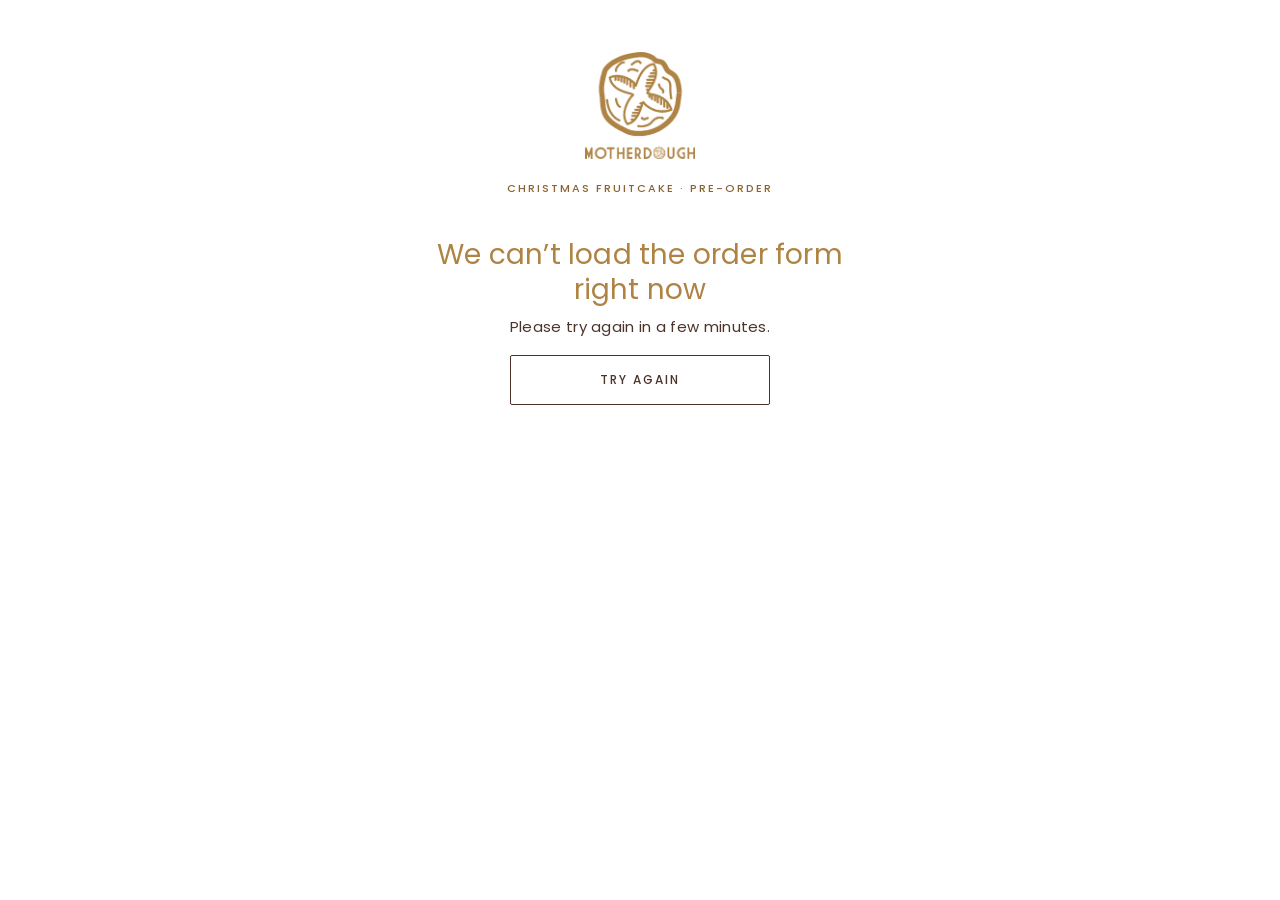
<file: web/index.html>
<!DOCTYPE html>
<html lang="en-ZA">
<head>
  <meta charset="utf-8">
  <meta name="viewport" content="width=device-width, initial-scale=1">
  <title>Christmas Fruitcake Pre-order · Motherdough</title>
  <meta name="description" content="Pre-order your Motherdough Christmas fruitcake and choose a pickup date.">
  <meta name="theme-color" content="#FFFFFF">
  <link rel="preconnect" href="https://fonts.googleapis.com">
  <link rel="preconnect" href="https://fonts.gstatic.com" crossorigin>
  <link href="https://fonts.googleapis.com/css2?family=Josefin+Sans:wght@600&family=Poppins:wght@400;500;600&display=swap" rel="stylesheet">
  <link rel="stylesheet" href="styles.css?v=10">
</head>
<body>
  <a class="skip-link" href="#main">Skip to content</a>

  <p class="demo-banner" id="demo-banner" hidden>Preview only. Dates are test data and orders are not saved.</p>

  <div class="page">
    <header class="masthead">
      <a class="logo" href="https://motherdough.co.za">
        <img src="assets/logo.png?v=1" alt="Motherdough" width="110" height="107">
      </a>
      <p class="kicker">CHRISTMAS FRUITCAKE · PRE-ORDER</p>
      <nav aria-label="Order steps" id="step-nav" hidden>
        <ol class="steps" id="steps"></ol>
      </nav>
    </header>

    <main id="main" tabindex="-1">

      <!-- Loading / error / closed states -->
      <section id="state-loading" class="state" aria-live="polite">
        <p class="muted">Loading the order form…</p>
      </section>

      <section id="state-error" class="state" hidden>
        <h1 class="heading" tabindex="-1">We can’t load the order form right now</h1>
        <p>Please try again in a few minutes<span id="error-contact"></span>.</p>
        <button type="button" class="btn btn-secondary" id="retry">Try again</button>
      </section>

      <section id="state-closed" class="state" hidden>
        <h1 class="heading" tabindex="-1" id="closed-heading">Orders are closed</h1>
        <p id="closed-text">Thank you for your support this season.</p>
        <p><a class="text-link" href="https://motherdough.co.za">Visit motherdough.co.za</a></p>
      </section>

      <!-- Step 1: Cake -->
      <section id="step-1" class="step" hidden aria-labelledby="h-step-1">
        <figure class="hero">
          <!-- Temporary image; replace assets/fruitcake.jpg with the final photo (1170 x 585, 2:1, white background). -->
          <img src="assets/fruitcake.jpg?v=3" alt="Motherdough Rich Dark Fruitcake" width="1170" height="585" fetchpriority="high">
        </figure>

        <h1 class="heading" id="h-step-1" tabindex="-1">Rich Dark Fruitcake</h1>
        <p class="muted" id="intro-text"></p>

        <div class="group qty-row">
          <span class="label" id="qty-label">QUANTITY</span>
          <div class="qty" role="group" aria-labelledby="qty-label">
            <button type="button" class="qty-btn" id="qty-minus" aria-label="One fewer cake">−</button>
            <output id="qty-value" aria-live="polite">1</output>
            <button type="button" class="qty-btn" id="qty-plus" aria-label="One more cake">+</button>
          </div>
        </div>

        <div class="total-row js-price">
          <span class="label">TOTAL</span>
          <span class="total" id="total-1" aria-live="polite"></span>
        </div>

        <button type="button" class="btn btn-primary" id="to-step-2">Choose pickup date</button>
      </section>

      <!-- Step 2: Pickup -->
      <section id="step-2" class="step" hidden aria-labelledby="h-step-2">
        <h1 class="heading" id="h-step-2" tabindex="-1">Choose your pickup</h1>
        <p class="muted" id="pickup-intro"></p>

        <p class="notice" id="date-message" role="alert" hidden></p>

        <fieldset class="group">
          <legend class="label">COLLECT FROM</legend>
          <div class="rows" id="store-options"></div>
          <p class="field-error" id="store-error" hidden>Please choose a store.</p>
        </fieldset>

        <div class="group">
          <span class="label" id="date-label">PICKUP DATE</span>
          <div class="cal">
            <div class="cal-head">
              <button type="button" class="cal-nav" id="cal-prev" aria-label="Previous month">‹</button>
              <h2 class="cal-month" id="cal-month" aria-live="polite"></h2>
              <button type="button" class="cal-nav" id="cal-next" aria-label="Next month">›</button>
            </div>
            <table class="cal-grid" aria-labelledby="cal-month">
              <thead>
                <tr><th scope="col" abbr="Monday">M</th><th scope="col" abbr="Tuesday">T</th><th scope="col" abbr="Wednesday">W</th><th scope="col" abbr="Thursday">T</th><th scope="col" abbr="Friday">F</th><th scope="col" abbr="Saturday">S</th><th scope="col" abbr="Sunday">S</th></tr>
              </thead>
              <tbody id="cal-body"></tbody>
            </table>
            <p class="cal-legend muted"><span class="dot" aria-hidden="true"></span> Few left <span class="legend-full">Full or closed</span></p>
          </div>
          <p class="field-error" id="date-error" hidden>Please choose a pickup date.</p>
        </div>

        <fieldset class="group" id="slot-group">
          <legend class="label">COLLECTION TIME</legend>
          <div class="rows" id="slot-options"></div>
          <p class="field-error" id="slot-error" hidden>Please choose a collection time.</p>
        </fieldset>
        <div class="group" id="slot-single" hidden>
          <span class="label">COLLECTION TIME</span>
          <p class="store" id="slot-single-text"></p>
        </div>

        <button type="button" class="btn btn-primary" id="to-step-3">Continue</button>
      </section>

      <!-- Step 3: Details -->
      <section id="step-3" class="step" hidden aria-labelledby="h-step-3">
        <h1 class="heading" id="h-step-3" tabindex="-1">Your details</h1>

        <div class="notice" id="submit-error" role="alert" hidden></div>

        <form id="details-form" novalidate>
          <div class="field">
            <label for="f-name">Full name</label>
            <input id="f-name" name="name" type="text" autocomplete="name" maxlength="100" required aria-describedby="e-name">
            <p class="field-error" id="e-name" hidden>Please enter your full name.</p>
          </div>

          <div class="field">
            <label for="f-cell">Cell number</label>
            <input id="f-cell" name="cell" type="tel" inputmode="tel" autocomplete="tel" maxlength="20" placeholder="082 123 4567" required aria-describedby="e-cell">
            <p class="field-error" id="e-cell" hidden>Please enter a South African cell number, like 082 123 4567.</p>
          </div>

          <div class="field">
            <label for="f-email">Email</label>
            <input id="f-email" name="email" type="email" inputmode="email" autocomplete="email" maxlength="254" required aria-describedby="h-email e-email">
            <p class="hint" id="h-email">We’ll send your confirmation here.</p>
            <p class="field-error" id="e-email" hidden>Please enter a valid email address.</p>
          </div>

          <div class="field">
            <label for="f-notes">Gift tag or allergy note <span class="optional">(optional)</span></label>
            <textarea id="f-notes" name="notes" rows="3" maxlength="500"></textarea>
          </div>

          <!-- Honeypot: hidden from people, bots fill it in -->
          <div class="hp" aria-hidden="true">
            <label for="f-website">Website</label>
            <input id="f-website" name="website" type="text" tabindex="-1" autocomplete="off">
          </div>

          <div class="summary-block">
            <div class="summary-head">
              <span class="label">YOUR ORDER</span>
              <button type="button" class="text-link" data-goto="1">Change<span class="sr-only"> quantity</span></button>
            </div>
            <dl class="summary" id="summary-cake"></dl>
            <div class="summary-head">
              <span class="label">PICKUP</span>
              <button type="button" class="text-link" data-goto="2">Change<span class="sr-only"> pickup</span></button>
            </div>
            <dl class="summary" id="summary-pickup"></dl>
            <div class="total-row js-price">
              <span class="label">TOTAL</span>
              <span class="total" id="total-3"></span>
            </div>
          </div>

          <div class="field consent">
            <label class="check-row">
              <input type="checkbox" id="f-consent" name="consent" required aria-describedby="e-consent">
              <span>I agree that Motherdough may use my name, cell and email to process this order and contact me about it. My details won’t be used for anything else.</span>
            </label>
            <p class="field-error" id="e-consent" hidden>Please tick the box to continue.</p>
          </div>

          <button type="submit" class="btn btn-primary" id="place-order">Place order</button>
        </form>
      </section>

      <!-- Step 4: Done -->
      <section id="step-4" class="step" hidden aria-labelledby="h-step-4">
        <h1 class="heading" id="h-step-4" tabindex="-1">Thank you</h1>
        <p>Your fruitcake is booked. A confirmation is on its way to <strong id="done-email"></strong>.</p>

        <div class="done-block">
          <span class="label">ORDER NUMBER</span>
          <p class="order-number" id="done-number"></p>
        </div>

        <div class="done-block">
          <span class="label">PICKUP</span>
          <p><strong id="done-date"></strong><br><span id="done-slot"></span></p>
          <p><span id="done-store"></span><span id="done-address-wrap"><br><span class="muted" id="done-address"></span></span></p>
        </div>

        <div class="done-block">
          <span class="label">YOUR ORDER</span>
          <dl class="summary" id="done-summary"></dl>
          <div class="total-row" id="done-total-row">
            <span class="label">TOTAL</span>
            <span class="total" id="done-total"></span>
          </div>
        </div>

        <p>Show your confirmation email or order number at the counter when you collect.</p>

        <div class="actions">
          <button type="button" class="btn btn-secondary" id="add-calendar">Add to calendar</button>
          <a class="btn btn-primary" href="https://motherdough.co.za">Back to motherdough.co.za</a>
        </div>
      </section>
    </main>
  </div>

  <script src="app.js?v=11"></script>
</body>
</html>
</file>
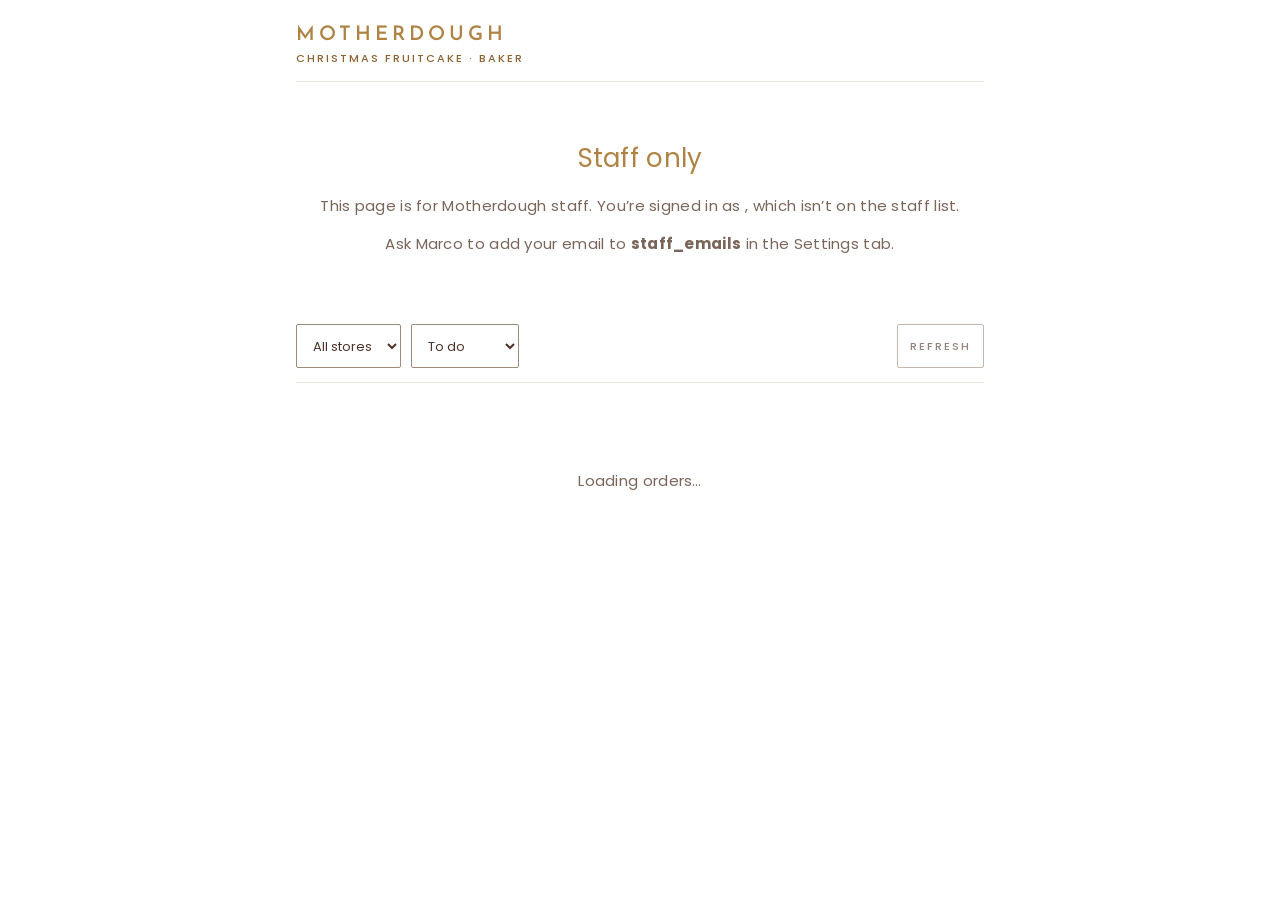
<file: apps-script/baker.html>
<!DOCTYPE html>
<html lang="en-ZA">
<head>
<base target="_top">
<meta charset="utf-8">
<link rel="preconnect" href="https://fonts.googleapis.com">
<link href="https://fonts.googleapis.com/css2?family=Josefin+Sans:wght@600&family=Poppins:wght@400;500;600&display=swap" rel="stylesheet">
<style>
  :root {
    --bg: #FFFFFF; --text: #4C3329; --caramel: #AE8344; --caramel-dark: #8A6331;
    --muted: #7A655A; --rule: #EFE7DC; --control: #9E8A78; --disabled: #A8978B;
    --tint: #FBF7F1; --error: #A2331F;
    --focus: 0 0 0 2px #fff, 0 0 0 4px #4C3329;
  }
  * { box-sizing: border-box; }
  body {
    margin: 0; background: var(--bg); color: var(--text);
    font-family: 'Poppins', 'Helvetica Neue', Arial, sans-serif;
    font-size: 15px; line-height: 1.5; letter-spacing: 0.3px;
  }
  [hidden] { display: none !important; }
  :focus { outline: none; }
  :focus-visible { box-shadow: var(--focus); }
  .page { max-width: 720px; margin: 0 auto; padding: 20px 16px 60px; }

  header { border-bottom: 1px solid var(--rule); padding-bottom: 14px; }
  .brand { display: flex; justify-content: space-between; align-items: baseline; gap: 12px; flex-wrap: wrap; }
  .logo { font-family: 'Josefin Sans', Arial, sans-serif; font-weight: 600; font-size: 20px; letter-spacing: 4px; color: var(--caramel); }
  .kicker { font-size: 11px; letter-spacing: 2px; color: var(--caramel-dark); font-weight: 500; }
  .who { font-size: 12px; color: var(--muted); }

  .toolbar { display: flex; gap: 10px; flex-wrap: wrap; align-items: center; padding: 14px 0; border-bottom: 1px solid var(--rule); }
  select, .btn {
    font: inherit; font-size: 13px; color: var(--text); background: var(--bg);
    border: 1px solid var(--control); border-radius: 2px; min-height: 44px; padding: 8px 12px;
  }
  .btn { cursor: pointer; text-transform: uppercase; letter-spacing: 2px; font-size: 11px; font-weight: 500; }
  .btn-primary { background: var(--text); border-color: var(--text); color: #fff; }
  .btn[disabled] { opacity: .6; cursor: progress; }
  .spacer { flex: 1; }
  .updated { font-size: 12px; color: var(--muted); }

  .summary { padding: 14px 0 4px; font-size: 14px; color: var(--muted); }
  .summary strong { color: var(--text); }

  .day { padding-top: 22px; }
  .day h2 {
    font-size: 22px; font-weight: 400; color: var(--caramel); margin: 0;
    display: flex; justify-content: space-between; align-items: baseline; gap: 8px;
    border-bottom: 1px solid var(--rule); padding-bottom: 8px;
  }
  .day h2 small { font-size: 13px; color: var(--muted); }
  .past h2 { color: var(--muted); }

  .order { padding: 14px 0 14px 14px; border-bottom: 1px solid var(--rule); border-left: 3px solid transparent; }
  .order.is-new { border-left-color: var(--caramel); background: var(--tint); }
  .order.is-done { opacity: .6; }
  .row1 { display: flex; justify-content: space-between; gap: 10px; align-items: baseline; flex-wrap: wrap; }
  .what { font-weight: 600; font-size: 16px; }
  .num { font-size: 12px; color: var(--muted); letter-spacing: 1px; }
  .stage { font-size: 11px; letter-spacing: 2px; text-transform: uppercase; color: var(--caramel-dark); font-weight: 600; }
  .is-new .stage { color: var(--caramel); }
  .row2 { color: var(--muted); font-size: 14px; margin-top: 2px; }
  .row2 a { color: var(--text); }
  .note { margin: 8px 0 0; padding: 6px 10px; border-left: 2px solid var(--caramel); font-size: 14px; }
  .note b { font-size: 11px; letter-spacing: 2px; color: var(--caramel-dark); font-weight: 600; margin-right: 6px; }
  .actions { display: flex; gap: 8px; margin-top: 10px; flex-wrap: wrap; }
  .actions .btn-primary { flex: 1 1 200px; }
  .actions select { flex: 0 1 200px; }
  .stamp { font-size: 11px; color: var(--muted); margin-top: 6px; }

  .msg { padding: 40px 0; text-align: center; color: var(--muted); }
  .msg h1 { font-size: 26px; font-weight: 400; color: var(--caramel); }
  .error { color: var(--error); padding: 10px 0; }
</style>
</head>
<body>
<div class="page">
  <header>
    <div class="brand">
      <span class="logo">MOTHERDOUGH</span>
      <span class="who"><?= email ?></span>
    </div>
    <div class="kicker">CHRISTMAS FRUITCAKE · BAKER</div>
  </header>

<? if (!allowed) { ?>
  <div class="msg">
    <h1>Staff only</h1>
    <p>This page is for Motherdough staff.<? if (email) { ?> You’re signed in as <?= email ?>, which isn’t on the staff list.<? } ?></p>
    <p>Ask Marco to add your email to <b>staff_emails</b> in the Settings tab.</p>
  </div>
<? } else { ?>
  <div class="toolbar">
    <select id="store" aria-label="Store"><option value="">All stores</option></select>
    <select id="view" aria-label="Show">
      <option value="todo">To do</option>
      <option value="all">All orders</option>
    </select>
    <span class="spacer"></span>
    <span class="updated" id="updated" aria-live="polite"></span>
    <button class="btn" id="refresh" type="button">Refresh</button>
  </div>
  <p class="error" id="error" role="alert" hidden></p>
  <p class="summary" id="summary"></p>
  <div id="list"><p class="msg">Loading orders…</p></div>

<script>
(function () {
  'use strict';
  var data = null;
  var DAYS = ['Sun', 'Mon', 'Tue', 'Wed', 'Thu', 'Fri', 'Sat'];
  var MONTHS = ['Jan', 'Feb', 'Mar', 'Apr', 'May', 'Jun', 'Jul', 'Aug', 'Sep', 'Oct', 'Nov', 'Dec'];
  function $(id) { return document.getElementById(id); }
  function el(tag, cls, text) {
    var n = document.createElement(tag);
    if (cls) n.className = cls;
    if (text != null) n.textContent = text;
    return n;
  }
  function dayLabel(iso, today) {
    if (!iso) return 'No date';
    var p = iso.split('-').map(Number);
    var d = new Date(Date.UTC(p[0], p[1] - 1, p[2]));
    var label = DAYS[d.getUTCDay()] + ' ' + p[2] + ' ' + MONTHS[p[1] - 1];
    var t = today.split('-').map(Number);
    var diff = Math.round((d - Date.UTC(t[0], t[1] - 1, t[2])) / 864e5);
    if (diff === 0) return 'Today · ' + label;
    if (diff === 1) return 'Tomorrow · ' + label;
    return label;
  }
  function isDone(o) { return o.status === data.stages[data.stages.length - 1] || o.status === data.cancelled; }

  function load() {
    $('refresh').disabled = true;
    google.script.run
      .withSuccessHandler(function (res) {
        $('refresh').disabled = false;
        if (!res || !res.ok) return showError((res && res.error) || 'Could not load orders.');
        $('error').hidden = true;
        data = res;
        fillStores();
        render();
        var now = new Date();
        $('updated').textContent = 'Updated ' + now.toTimeString().slice(0, 5);
      })
      .withFailureHandler(function () {
        $('refresh').disabled = false;
        showError('Could not load orders. Check your connection and tap Refresh.');
      })
      .bakerGetOrders();
  }

  function showError(msg) { $('error').textContent = msg; $('error').hidden = false; }

  function fillStores() {
    var sel = $('store'), current = sel.value;
    var stores = [];
    data.orders.forEach(function (o) { if (o.store && stores.indexOf(o.store) === -1) stores.push(o.store); });
    stores.sort();
    sel.length = 1;
    stores.forEach(function (s) { var opt = el('option', null, s); opt.value = s; sel.appendChild(opt); });
    sel.value = stores.indexOf(current) !== -1 ? current : '';
  }

  function render() {
    var store = $('store').value, view = $('view').value;
    var list = data.orders.filter(function (o) {
      if (store && o.store !== store) return false;
      if (view === 'todo') return !isDone(o) && !o.past;
      return true;
    });
    list.sort(function (a, b) {
      return (a.pickup_date || '').localeCompare(b.pickup_date || '') || a.order_number.localeCompare(b.order_number);
    });

    var cakes = 0, fresh = 0;
    list.forEach(function (o) {
      if (o.status !== data.cancelled) cakes += o.quantity;
      if (o.status === data.stages[0]) fresh++;
    });
    $('summary').innerHTML = '';
    var s1 = el('strong', null, cakes + (cakes === 1 ? ' cake' : ' cakes'));
    $('summary').appendChild(s1);
    $('summary').appendChild(document.createTextNode(' in ' + list.length + (list.length === 1 ? ' order' : ' orders')));
    if (fresh) {
      $('summary').appendChild(document.createTextNode(' · '));
      $('summary').appendChild(el('strong', null, fresh + ' new'));
    }

    var box = $('list');
    box.textContent = '';
    if (!list.length) { box.appendChild(el('p', 'msg', view === 'todo' ? 'Nothing to do. All caught up.' : 'No orders yet.')); return; }

    var groups = {};
    list.forEach(function (o) { (groups[o.pickup_date] = groups[o.pickup_date] || []).push(o); });
    Object.keys(groups).sort().forEach(function (date) {
      var orders = groups[date];
      var sec = el('section', 'day' + (date < data.today ? ' past' : ''));
      var h = el('h2', null, dayLabel(date, data.today));
      var n = orders.reduce(function (sum, o) { return sum + (o.status === data.cancelled ? 0 : o.quantity); }, 0);
      h.appendChild(el('small', null, n + (n === 1 ? ' cake' : ' cakes')));
      sec.appendChild(h);
      orders.forEach(function (o) { sec.appendChild(renderOrder(o)); });
      box.appendChild(sec);
    });
  }

  function renderOrder(o) {
    var stages = data.stages;
    var idx = stages.indexOf(o.status);
    var wrap = el('article', 'order' + (idx === 0 ? ' is-new' : '') + (isDone(o) ? ' is-done' : ''));

    var r1 = el('div', 'row1');
    var what = el('span', 'what', o.quantity + ' × ' + o.product);
    r1.appendChild(what);
    r1.appendChild(el('span', 'stage', o.status));
    wrap.appendChild(r1);

    var r2 = el('div', 'row2');
    r2.appendChild(document.createTextNode(o.order_number + ' · ' + o.name + ' · '));
    var tel = el('a', null, o.cell); tel.href = 'tel:' + o.cell;
    r2.appendChild(tel);
    r2.appendChild(document.createTextNode(' · ' + o.store));
    wrap.appendChild(r2);

    if (o.notes) {
      var note = el('p', 'note');
      note.appendChild(el('b', null, 'NOTE'));
      note.appendChild(document.createTextNode(o.notes));
      wrap.appendChild(note);
    }

    var actions = el('div', 'actions');
    if (idx !== -1 && idx < stages.length - 1) {
      var next = stages[idx + 1];
      var b = el('button', 'btn btn-primary', 'Mark ' + next);
      b.type = 'button';
      b.addEventListener('click', function () { setStatus(o, next, b); });
      actions.appendChild(b);
    }
    var sel = el('select');
    sel.setAttribute('aria-label', 'Change stage for ' + o.order_number);
    stages.concat([data.cancelled]).forEach(function (s) {
      var opt = el('option', null, s); opt.value = s; if (s === o.status) opt.selected = true; sel.appendChild(opt);
    });
    sel.addEventListener('change', function () {
      if (sel.value === data.cancelled && !confirm('Cancel order ' + o.order_number + '? Its cake slot becomes free again.')) {
        sel.value = o.status; return;
      }
      setStatus(o, sel.value, sel);
    });
    actions.appendChild(sel);
    wrap.appendChild(actions);

    if (o.status_updated) wrap.appendChild(el('div', 'stamp', 'Last change: ' + o.status_updated));
    return wrap;
  }

  function setStatus(o, status, control) {
    control.disabled = true;
    google.script.run
      .withSuccessHandler(function (res) {
        if (!res || !res.ok) { control.disabled = false; return showError((res && res.error) || 'Could not save.'); }
        o.status = res.status;
        o.status_updated = res.status_updated;
        render();
      })
      .withFailureHandler(function () {
        control.disabled = false;
        showError('Could not save. Check your connection and try again.');
      })
      .bakerSetStatus(o.order_number, status);
  }

  $('store').addEventListener('change', render);
  $('view').addEventListener('change', render);
  $('refresh').addEventListener('click', load);
  // New orders show up on their own every minute.
  setInterval(function () { if (!document.hidden) load(); }, 60000);
  load();
})();
</script>
<? } ?>
</div>
</body>
</html>
</file>
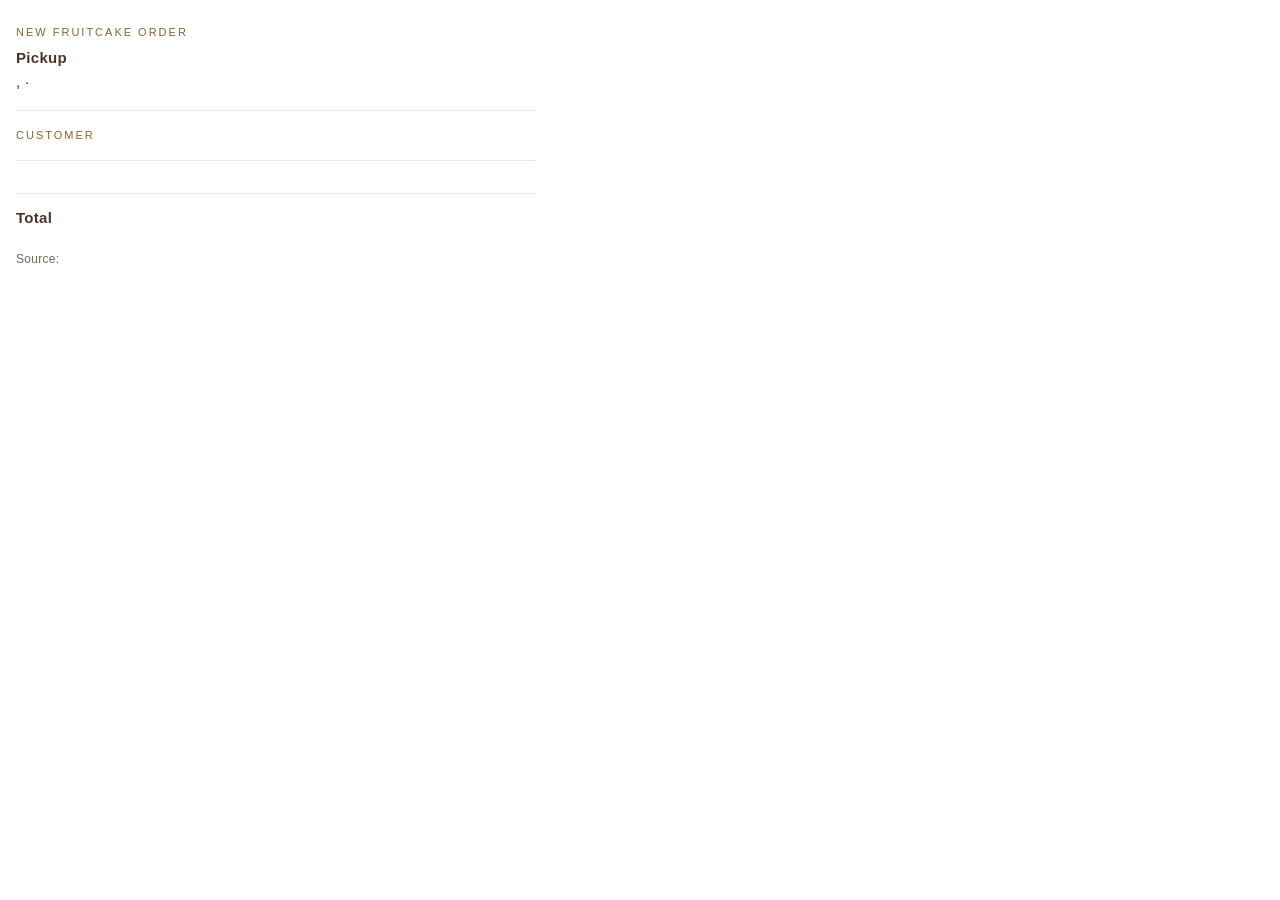
<file: apps-script/email_baker.html>
<!DOCTYPE html>
<html>
<head><meta charset="utf-8"><meta name="viewport" content="width=device-width, initial-scale=1"></head>
<body style="margin:0;padding:0;background:#FFFFFF;color:#4C3329;font-family:Poppins,Helvetica,Arial,sans-serif;font-size:15px;line-height:1.6;letter-spacing:0.3px;">
<table role="presentation" width="100%" cellpadding="0" cellspacing="0">
<tr><td style="padding:24px 16px;">
<table role="presentation" width="100%" cellpadding="0" cellspacing="0" style="max-width:520px;">

  <tr><td style="padding-bottom:16px;border-bottom:1px solid #EFE7DC;">
    <div style="font-size:11px;letter-spacing:2px;color:#8A6331;">NEW FRUITCAKE ORDER</div>
    <div style="font-size:28px;line-height:1.25;color:#AE8344;"><?= d.order_number ?></div>
    <div style="font-weight:600;padding-top:4px;">Pickup <?= d.pickup_long ?></div>
    <div><?= d.slot_label ?>, <?= d.slot_time ?> · <?= d.store_name ?></div>
  </td></tr>

  <tr><td style="padding:16px 0;border-bottom:1px solid #EFE7DC;">
    <div style="font-size:11px;letter-spacing:2px;color:#8A6331;">CUSTOMER</div>
    <div style="font-weight:500;"><?= d.name ?></div>
    <div><?= d.cell ?></div>
    <div><?= d.email ?></div>
  </td></tr>

  <tr><td style="padding:16px 0 0;">
    <table role="presentation" width="100%" cellpadding="0" cellspacing="0">
      <? for (var i = 0; i < d.lines.length; i++) { ?>
      <tr>
        <td style="padding:8px 0;border-bottom:1px solid #EFE7DC;color:#7A655A;vertical-align:top;width:40%;"><?= d.lines[i].label ?></td>
        <td style="padding:8px 0;border-bottom:1px solid #EFE7DC;vertical-align:top;font-weight:500;"><?= d.lines[i].value ?></td>
      </tr>
      <? } ?>
      <? if (d.total) { ?>
      <tr>
        <td style="padding:12px 0;font-weight:600;">Total</td>
        <td style="padding:12px 0;font-weight:600;"><?= d.total ?></td>
      </tr>
      <? } ?>
    </table>
  </td></tr>

  <? if (d.source) { ?>
  <tr><td style="padding-top:8px;font-size:12px;color:#7A655A;">Source: <?= d.source ?></td></tr>
  <? } ?>

</table>
</td></tr>
</table>
</body>
</html>
</file>
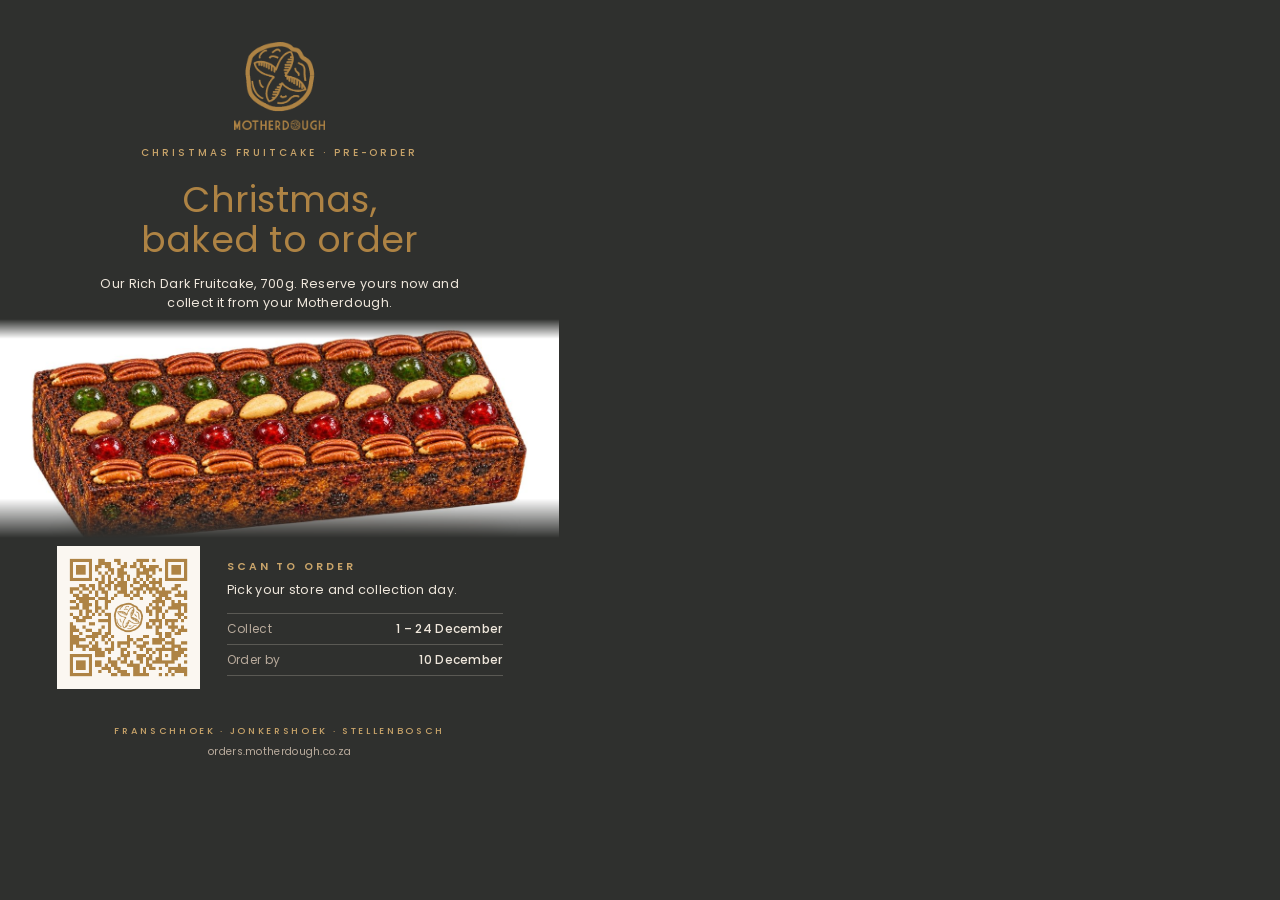
<file: design/table-talker/a5.html>
<!DOCTYPE html><html><head><meta charset="utf-8">
<link href="https://fonts.googleapis.com/css2?family=Poppins:wght@400;500;600&display=swap" rel="stylesheet">
<link rel="stylesheet" href="style.css"></head><body><div class="face">
  <img class="logo" src="../../web/assets/logo.png" alt="">
  <div class="kicker">CHRISTMAS FRUITCAKE · PRE-ORDER</div>
  <h1>Christmas,<br>baked to order</h1>
  <p class="lede">Our Rich Dark Fruitcake, 700g. Reserve yours now and collect it from your Motherdough.</p>
  <img class="photo" src="../../web/assets/fruitcake.jpg" alt="">
  <div class="order">
    <img class="qr" src="qr-gold.png" alt="">
    <div class="info">
      <div class="label">SCAN TO ORDER</div>
      <p class="how">Pick your store and collection day.</p>
      <dl>
        <div><dt>Collect</dt><dd>1 – 24 December</dd></div>
        <div><dt>Order by</dt><dd>10 December</dd></div>
      </dl>
    </div>
  </div>
  <div class="stores">FRANSCHHOEK · JONKERSHOEK · STELLENBOSCH</div>
  <div class="url">orders.motherdough.co.za</div>
</div>
</body></html>
</file>
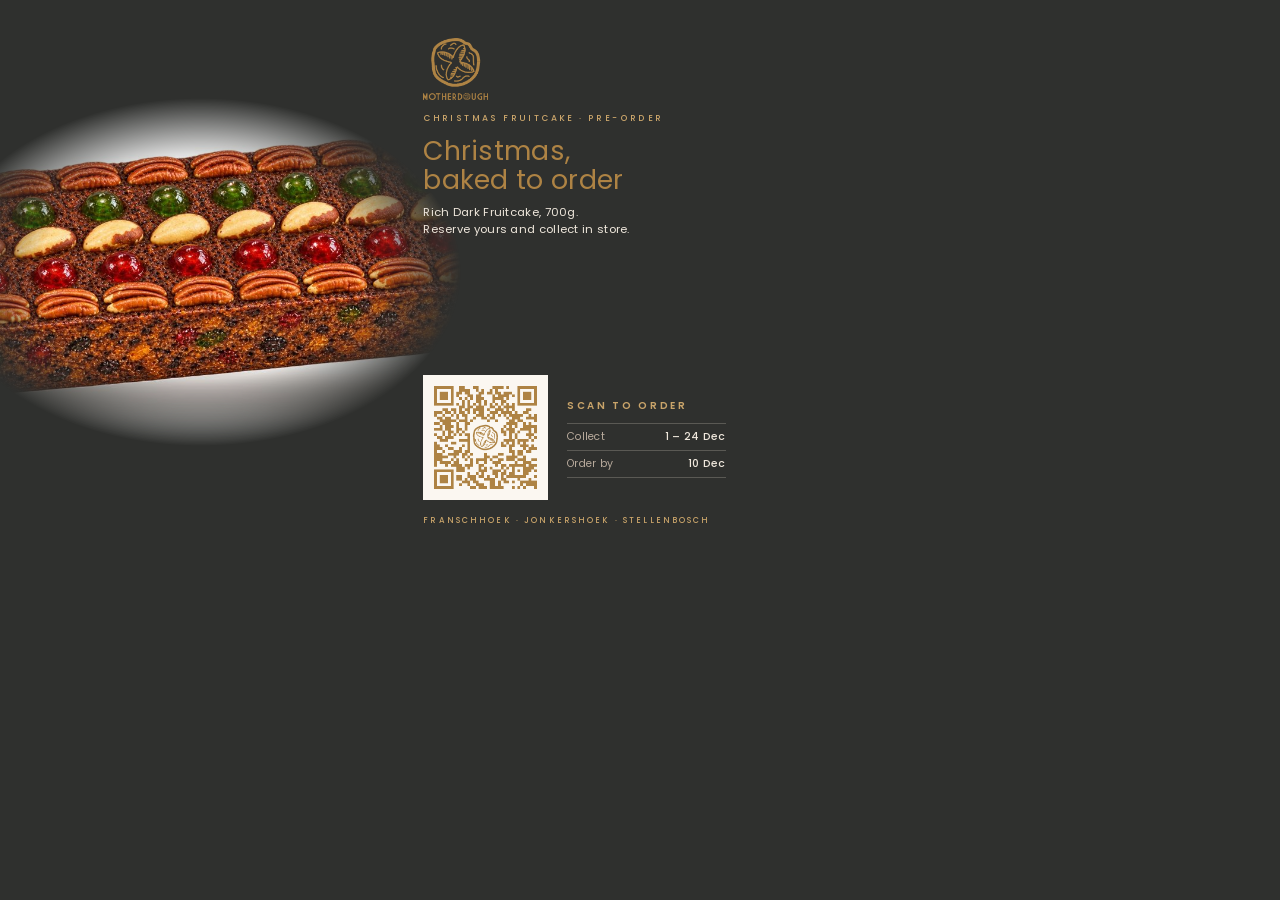
<file: design/table-talker/tent-one.html>
<!DOCTYPE html><html><head><meta charset="utf-8">
<link href="https://fonts.googleapis.com/css2?family=Poppins:wght@400;500;600&display=swap" rel="stylesheet">
<link rel="stylesheet" href="tent2.css"></head><body><div class="tf">
  <img class="tf-photo" src="../../web/assets/fruitcake.jpg" alt="">
  <div class="tf-text">
    <img class="tf-logo" src="../../web/assets/logo.png" alt="">
    <div class="tf-kicker">CHRISTMAS FRUITCAKE · PRE-ORDER</div>
    <h1>Christmas,<br>baked to order</h1>
    <p class="tf-lede">Rich Dark Fruitcake, 700g.<br>Reserve yours and collect in store.</p>
    <div class="tf-order">
      <img class="tf-qr" src="qr-gold.png" alt="">
      <div>
        <div class="tf-label">SCAN TO ORDER</div>
        <dl>
          <div><dt>Collect</dt><dd>1 – 24 Dec</dd></div>
          <div><dt>Order by</dt><dd>10 Dec</dd></div>
        </dl>
      </div>
    </div>
    <div class="tf-stores">FRANSCHHOEK · JONKERSHOEK · STELLENBOSCH</div>
  </div>
</div>
</body></html>
</file>
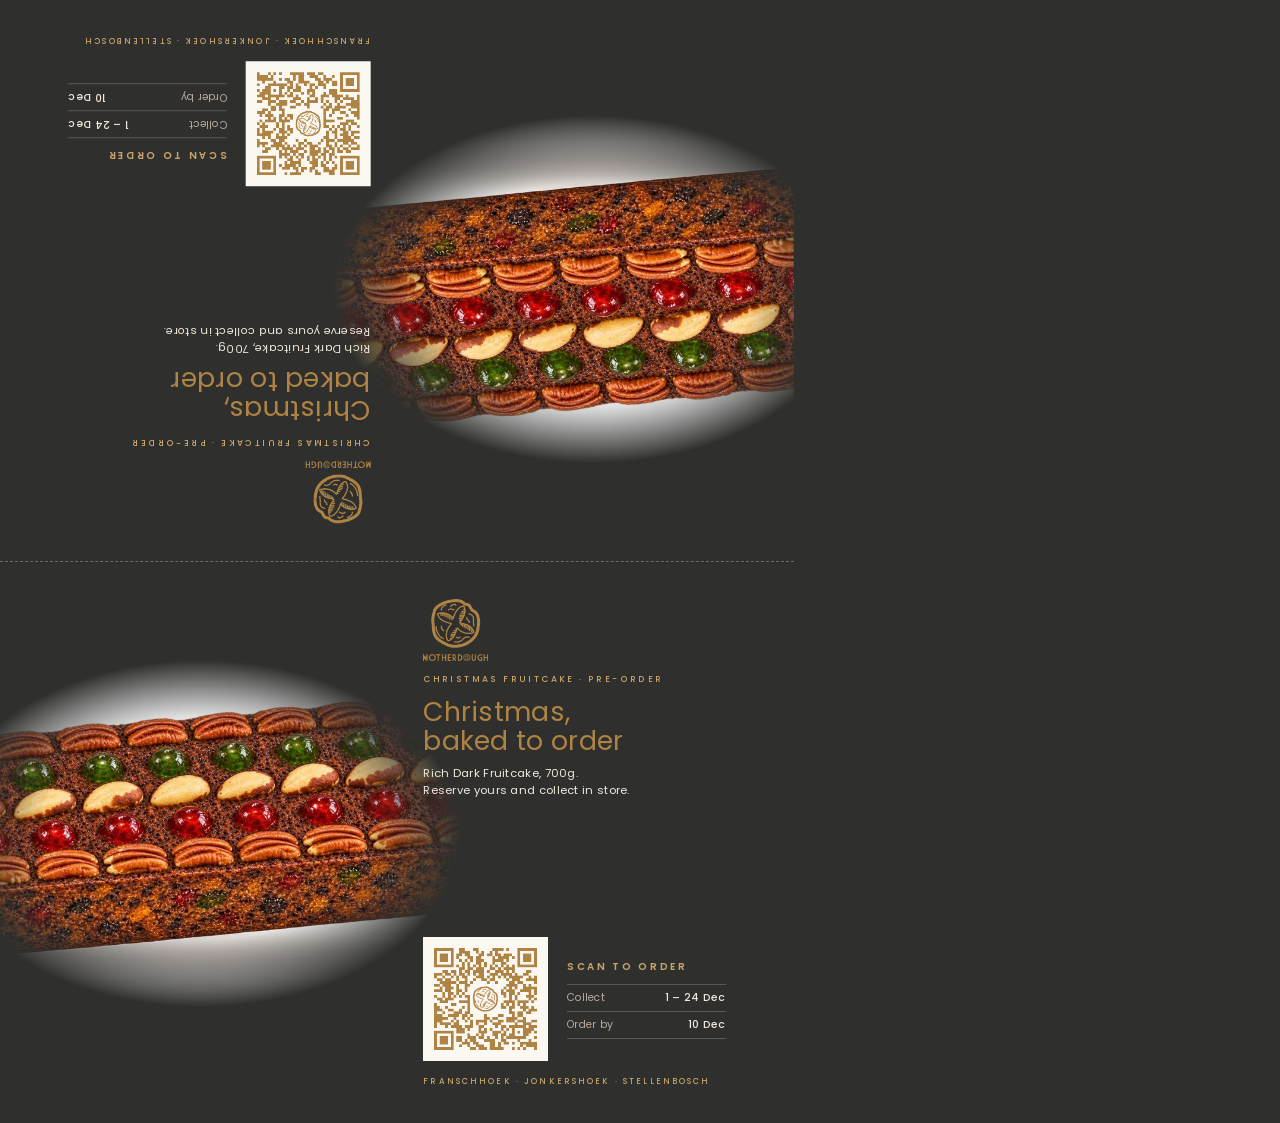
<file: design/table-talker/tent.html>
<!DOCTYPE html><html><head><meta charset="utf-8">
<link href="https://fonts.googleapis.com/css2?family=Poppins:wght@400;500;600&display=swap" rel="stylesheet">
<link rel="stylesheet" href="tent2.css"></head><body><div class="sheet"><div class="half top"><div class="tf">
  <img class="tf-photo" src="../../web/assets/fruitcake.jpg" alt="">
  <div class="tf-text">
    <img class="tf-logo" src="../../web/assets/logo.png" alt="">
    <div class="tf-kicker">CHRISTMAS FRUITCAKE · PRE-ORDER</div>
    <h1>Christmas,<br>baked to order</h1>
    <p class="tf-lede">Rich Dark Fruitcake, 700g.<br>Reserve yours and collect in store.</p>
    <div class="tf-order">
      <img class="tf-qr" src="qr-gold.png" alt="">
      <div>
        <div class="tf-label">SCAN TO ORDER</div>
        <dl>
          <div><dt>Collect</dt><dd>1 – 24 Dec</dd></div>
          <div><dt>Order by</dt><dd>10 Dec</dd></div>
        </dl>
      </div>
    </div>
    <div class="tf-stores">FRANSCHHOEK · JONKERSHOEK · STELLENBOSCH</div>
  </div>
</div>
</div><div class="half bottom"><div class="tf">
  <img class="tf-photo" src="../../web/assets/fruitcake.jpg" alt="">
  <div class="tf-text">
    <img class="tf-logo" src="../../web/assets/logo.png" alt="">
    <div class="tf-kicker">CHRISTMAS FRUITCAKE · PRE-ORDER</div>
    <h1>Christmas,<br>baked to order</h1>
    <p class="tf-lede">Rich Dark Fruitcake, 700g.<br>Reserve yours and collect in store.</p>
    <div class="tf-order">
      <img class="tf-qr" src="qr-gold.png" alt="">
      <div>
        <div class="tf-label">SCAN TO ORDER</div>
        <dl>
          <div><dt>Collect</dt><dd>1 – 24 Dec</dd></div>
          <div><dt>Order by</dt><dd>10 Dec</dd></div>
        </dl>
      </div>
    </div>
    <div class="tf-stores">FRANSCHHOEK · JONKERSHOEK · STELLENBOSCH</div>
  </div>
</div>
</div><div class="fold"></div></div></body></html>
</file>
<file: web/styles.css>
/* Motherdough fruitcake pre-order. Editorial and calm: no pills, shadows, gradients. */

:root {
  --bg: #FFFFFF;
  --text: #4C3329;
  --caramel: #AE8344;
  --caramel-dark: #8A6331;
  --muted: #7A655A;
  --rule: #EFE7DC;
  --control: #9E8A78;
  --disabled: #A8978B;
  --error: #A2331F;
  --font: 'Poppins', 'Helvetica Neue', Arial, sans-serif;
  --logo-font: 'Josefin Sans', 'Helvetica Neue', Arial, sans-serif;
  --radius: 2px;
  --focus: 0 0 0 2px var(--bg), 0 0 0 4px var(--text);
}

*, *::before, *::after { box-sizing: border-box; }

html { -webkit-text-size-adjust: 100%; }

body {
  margin: 0;
  background: var(--bg);
  color: var(--text);
  font-family: var(--font);
  font-weight: 400;
  font-size: 15px;
  line-height: 1.6;
  letter-spacing: 0.3px;
  -webkit-font-smoothing: antialiased;
}

[hidden] { display: none !important; }

.page {
  max-width: 480px;
  margin: 0 auto;
  padding: 0 20px 56px;
}

a { color: var(--text); }

:focus { outline: none; }
:focus-visible { outline: none; box-shadow: var(--focus); }
main:focus { box-shadow: none; }
.heading:focus { box-shadow: none; }

.sr-only, .hp {
  position: absolute !important;
  width: 1px; height: 1px;
  padding: 0; margin: -1px;
  overflow: hidden; clip: rect(0 0 0 0);
  white-space: nowrap; border: 0;
}

.skip-link {
  position: absolute; left: 8px; top: -60px;
  background: var(--text); color: #fff;
  padding: 10px 14px; z-index: 10;
  text-decoration: none; font-size: 13px;
}
.skip-link:focus { top: 8px; }

/* ---------- Preview banner ---------- */

.demo-banner {
  margin: 0;
  padding: 10px 16px;
  background: var(--text);
  color: #fff;
  font-size: 12px;
  letter-spacing: 0.5px;
  text-align: center;
}

/* ---------- Masthead ---------- */

.masthead {
  text-align: center;
  padding: 28px 0 0;
}

.logo {
  display: inline-flex;
  flex-direction: column;
  align-items: center;
  text-decoration: none;
  min-height: 44px;
  justify-content: center;
}
.logo img { display: block; width: 110px; height: auto; }
.logo-word {
  font-family: var(--logo-font);
  font-weight: 600;
  font-size: 24px;
  letter-spacing: 5px;
  color: var(--caramel);
  line-height: 1.1;
  padding-left: 5px; /* balance trailing letter-spacing */
}
.logo-year {
  font-size: 11px;
  letter-spacing: 3px;
  color: var(--caramel-dark);
  padding-left: 3px;
}

.kicker {
  margin: 14px 0 0;
  font-size: 11px;
  letter-spacing: 2px;
  color: var(--caramel-dark);
  font-weight: 500;
}

.steps {
  list-style: none;
  margin: 14px 0 0;
  padding: 0 0 2px;
  display: flex;
  justify-content: center;
  flex-wrap: wrap;
  font-size: 11px;
  letter-spacing: 1.5px;
  color: var(--muted);
  border-bottom: 1px solid var(--rule);
}
.steps li { display: flex; align-items: center; }
.steps li + li::before {
  content: "·";
  padding: 0 6px;
  color: var(--muted);
}
.step-item {
  display: inline-flex;
  align-items: center;
  min-height: 44px;
  padding: 0 2px;
  border-bottom: 2px solid transparent;
  margin-bottom: -1px;
}
.step-item[aria-current="step"] {
  color: var(--text);
  font-weight: 600;
  border-bottom-color: var(--caramel);
}
.step-link {
  font: inherit;
  letter-spacing: inherit;
  color: var(--text);
  background: none;
  border: 0;
  border-bottom: 2px solid transparent;
  cursor: pointer;
  text-decoration: underline;
  text-decoration-color: var(--control);
  text-underline-offset: 3px;
}

/* ---------- Type ---------- */

.heading {
  font-size: 28px;
  font-weight: 400;
  line-height: 1.25;
  color: var(--caramel);
  margin: 28px 0 8px;
  letter-spacing: 0.2px;
}

.label {
  display: block;
  font-size: 11px;
  font-weight: 500;
  letter-spacing: 2px;
  color: var(--caramel-dark);
  text-transform: uppercase;
  padding: 0;
  margin: 0 0 10px;
}

.muted { color: var(--muted); }
.small { font-size: 13px; }
p { margin: 0 0 12px; }

.text-link {
  font: inherit;
  font-size: 13px;
  letter-spacing: 0.3px;
  color: var(--text);
  background: none;
  border: 0;
  padding: 0;
  min-height: 44px;
  min-width: 44px;
  cursor: pointer;
  text-decoration: underline;
  text-underline-offset: 3px;
  text-decoration-color: var(--control);
}

/* ---------- Layout blocks ---------- */

.state { padding: 32px 0; text-align: center; }
.state .heading { margin-top: 8px; }

.hero { margin: 24px -20px 0; }
.hero img { display: block; width: 100%; height: auto; }
.hero-placeholder {
  aspect-ratio: 3 / 2;
  background: #F7F2EB;
  color: var(--muted);
  display: flex;
  align-items: center;
  justify-content: center;
  font-size: 11px;
  letter-spacing: 2px;
  text-transform: uppercase;
}

.group {
  border: 0;
  margin: 0;
  padding: 24px 0;
  border-bottom: 1px solid var(--rule);
  min-width: 0;
}
.group > legend { float: left; width: 100%; }
.group > legend + * { clear: both; }

/* Size and soak: square bordered boxes */
.box-grid {
  display: grid;
  grid-template-columns: repeat(3, 1fr);
  gap: 10px;
}
.box-grid-2 { grid-template-columns: repeat(2, 1fr); }

.box { position: relative; display: block; cursor: pointer; }
.box input { position: absolute; opacity: 0; width: 1px; height: 1px; }
.box-body {
  display: flex;
  flex-direction: column;
  align-items: center;
  justify-content: center;
  text-align: center;
  min-height: 72px;
  padding: 10px 6px;
  border: 1px solid var(--control);
  border-radius: var(--radius);
  line-height: 1.35;
}
.box-title { font-size: 15px; }
.box-price { font-size: 13px; color: var(--muted); margin-top: 2px; }
.box input:checked + .box-body {
  border: 2px solid var(--text);
  padding: 9px 5px;
  font-weight: 600;
}
.box input:checked + .box-body .box-price { color: var(--text); }
.box input:focus-visible + .box-body { box-shadow: var(--focus); }

/* Finish, extras, slots: list rows with native controls */
.rows { display: block; }
.row {
  display: flex;
  align-items: center;
  gap: 14px;
  min-height: 52px;
  padding: 10px 0;
  border-bottom: 1px solid var(--rule);
  cursor: pointer;
}
.row:first-child { padding-top: 0; min-height: 42px; }
.row:last-child { border-bottom: 0; padding-bottom: 0; min-height: 42px; }
.row input {
  width: 20px; height: 20px;
  margin: 0;
  flex: none;
  accent-color: var(--text);
}
.row-main { flex: 1; }
.row-sub { display: block; font-size: 13px; color: var(--muted); }
.row-price { font-size: 14px; color: var(--muted); white-space: nowrap; }
.row input:checked ~ .row-main { font-weight: 500; }

/* Quantity */
.qty-row {
  display: flex;
  align-items: center;
  justify-content: space-between;
}
.qty-row .label { margin: 0; }
.qty { display: flex; align-items: center; }
.qty-btn {
  width: 44px; height: 44px;
  font: inherit;
  font-size: 20px;
  line-height: 1;
  color: var(--text);
  background: var(--bg);
  border: 1px solid var(--control);
  border-radius: var(--radius);
  cursor: pointer;
}
.qty-btn:disabled { color: var(--disabled); border-color: var(--rule); cursor: default; }
.qty output { min-width: 48px; text-align: center; font-size: 17px; font-weight: 500; }

.total-row {
  display: flex;
  align-items: baseline;
  justify-content: space-between;
  padding: 20px 0;
}
.total-row .label { margin: 0; }
.total { font-size: 22px; font-weight: 500; }

/* ---------- Buttons ---------- */

.btn {
  display: flex;
  align-items: center;
  justify-content: center;
  width: 100%;
  min-height: 50px;
  padding: 12px 20px;
  font-family: var(--font);
  font-size: 12px;
  font-weight: 500;
  letter-spacing: 2px;
  text-transform: uppercase;
  text-decoration: none;
  text-align: center;
  border-radius: var(--radius);
  cursor: pointer;
}
.btn-primary { background: var(--text); color: #fff; border: 1px solid var(--text); }
.btn-primary:hover { background: #3c271f; }
.btn-secondary { background: var(--bg); color: var(--text); border: 1px solid var(--text); }
.btn[disabled] { opacity: 0.7; cursor: progress; }
.state .btn { max-width: 260px; margin: 16px auto 0; }

.actions { display: grid; gap: 12px; margin-top: 24px; }

/* ---------- Calendar ---------- */

.cal-head {
  display: flex;
  align-items: center;
  justify-content: space-between;
}
.cal-month { font-size: 15px; font-weight: 500; margin: 0; letter-spacing: 0.5px; }
.cal-nav {
  width: 44px; height: 44px;
  font: inherit;
  font-size: 22px;
  color: var(--text);
  background: none;
  border: 0;
  cursor: pointer;
}
.cal-nav:disabled { color: var(--rule); cursor: default; }

.cal-grid {
  width: 100%;
  border-collapse: collapse;
  table-layout: fixed;
  margin-top: 4px;
}
.cal-grid th {
  font-size: 11px;
  font-weight: 500;
  letter-spacing: 1px;
  color: var(--muted);
  padding: 6px 0;
}
.cal-grid td { padding: 2px; text-align: center; }
.day {
  position: relative;
  width: 100%;
  height: 46px;
  font: inherit;
  font-size: 15px;
  color: var(--text);
  background: var(--bg);
  border: 1px solid transparent;
  border-radius: var(--radius);
  cursor: pointer;
}
.day.available { border-color: var(--control); }
.day:disabled { color: var(--disabled); cursor: default; }
.day.unavailable { text-decoration: line-through; text-decoration-color: var(--disabled); }
.day.selected {
  border: 2px solid var(--text);
  font-weight: 600;
}
.day .dot { position: absolute; top: 5px; right: 5px; }
.dot {
  display: inline-block;
  width: 6px; height: 6px;
  border-radius: 50%;
  background: var(--caramel);
  vertical-align: middle;
}
.cal-legend { font-size: 12px; margin: 10px 0 0; }
.legend-full { margin-left: 16px; color: var(--disabled); text-decoration: line-through; }

.store { margin: 0; }

/* ---------- Form ---------- */

form { margin: 0; }
.field { padding: 14px 0 0; }
.field label:not(.check-row) {
  display: block;
  font-size: 13px;
  font-weight: 500;
  margin-bottom: 6px;
}
.optional { font-weight: 400; color: var(--muted); }
input[type="text"], input[type="tel"], input[type="email"], textarea {
  display: block;
  width: 100%;
  min-height: 48px;
  padding: 11px 12px;
  font-family: var(--font);
  font-size: 16px; /* stops iOS zoom */
  letter-spacing: 0.3px;
  color: var(--text);
  background: var(--bg);
  border: 1px solid var(--control);
  border-radius: var(--radius);
  -webkit-appearance: none;
  appearance: none;
}
textarea { resize: vertical; min-height: 84px; }
input::placeholder { color: var(--disabled); }
input:focus-visible, textarea:focus-visible { border-color: var(--text); box-shadow: 0 0 0 1px var(--text); }
[aria-invalid="true"] { border-color: var(--error) !important; }

.hint { font-size: 13px; color: var(--muted); margin: 6px 0 0; }
.field-error { font-size: 13px; color: var(--error); margin: 6px 0 0; }

.notice {
  border-left: 2px solid var(--caramel);
  padding: 4px 0 4px 14px;
  margin: 16px 0 0;
}

.summary-block {
  margin-top: 28px;
  border-top: 1px solid var(--rule);
}
.summary-head {
  display: flex;
  align-items: center;
  justify-content: space-between;
  padding-top: 10px;
}
.summary-head .label { margin: 0; }
.summary { margin: 0; padding: 0 0 6px; border-bottom: 1px solid var(--rule); }
.summary div {
  display: flex;
  justify-content: space-between;
  gap: 16px;
  padding: 4px 0;
}
.summary dt { color: var(--muted); }
.summary dd { margin: 0; text-align: right; }

.check-row {
  display: flex;
  gap: 12px;
  align-items: flex-start;
  font-size: 13px;
  line-height: 1.55;
  cursor: pointer;
  padding: 4px 0;
}
.check-row input {
  width: 22px; height: 22px;
  margin: 0;
  flex: none;
  accent-color: var(--text);
}
.consent { padding: 4px 0 20px; }

/* ---------- Done ---------- */

.done-block { padding: 20px 0 8px; border-bottom: 1px solid var(--rule); }
.done-block .summary { border-bottom: 0; }
.done-block .total-row { border-top: 1px solid var(--rule); padding-top: 12px; }
.done-block + p { margin-top: 20px; }
.order-number { font-size: 26px; font-weight: 600; letter-spacing: 1px; margin: 0; }

/* ---------- Desktop ---------- */

@media (min-width: 600px) {
  .page { padding-top: 24px; }
  .hero { margin-left: 0; margin-right: 0; }
}

@media (prefers-reduced-motion: no-preference) {
  html { scroll-behavior: smooth; }
}
</file>
<file: design/table-talker/style.css>
@page { margin: 0; }
* { box-sizing: border-box; margin: 0; padding: 0; }
html, body { background: #2F302E; }
body { font-family: 'Poppins', Arial, sans-serif; color: #EFE7DC; letter-spacing: 0.3px; -webkit-print-color-adjust: exact; print-color-adjust: exact; }
.face { width: 148mm; height: 210mm; padding: 11mm 12mm 9mm; display: flex; flex-direction: column; align-items: center; text-align: center; overflow: hidden; background: #2F302E; }
.logo { width: 24mm; height: auto; }
.kicker { margin-top: 4mm; font-size: 7.5pt; font-weight: 500; letter-spacing: 2.2pt; color: #C9A46A; }
h1 { margin-top: 5mm; font-weight: 400; font-size: 27pt; line-height: 1.12; color: #AE8344; letter-spacing: 0.2pt; }
.lede { margin-top: 3.5mm; font-size: 9.5pt; line-height: 1.5; max-width: 98mm; }
.photo { margin-top: 2mm; width: 148mm; max-width: none; height: 58mm; object-fit: cover; object-position: 50% 30%; display: block;
  -webkit-mask-image: linear-gradient(to bottom, transparent 0, #000 9%, #000 82%, transparent 100%); mask-image: linear-gradient(to bottom, transparent 0, #000 9%, #000 82%, transparent 100%); }
.order { margin-top: 2mm; display: flex; align-items: center; gap: 7mm; text-align: left; width: 100%; padding: 0 3mm; }
.qr { width: 38mm; height: 38mm; flex: none; display: block; }
.info { flex: 1; }
.label { font-size: 8pt; font-weight: 600; letter-spacing: 2.2pt; color: #C9A46A; }
.how { margin-top: 1.5mm; font-size: 9.5pt; line-height: 1.45; }
dl { margin-top: 3.5mm; border-top: 0.3mm solid rgba(239,231,220,0.22); }
dl div { display: flex; justify-content: space-between; padding: 1.6mm 0; border-bottom: 0.3mm solid rgba(239,231,220,0.22); font-size: 9pt; }
dt { color: #B8AA9C; }
dd { font-weight: 500; }
.stores { margin-top: auto; font-size: 7pt; letter-spacing: 2pt; color: #C9A46A; font-weight: 500; }
.url { margin-top: 1.5mm; font-size: 8pt; color: #B8AA9C; }
/* A4 tent card: two faces, the top one upside down so both stand upright after folding */
.sheet { width: 210mm; height: 297mm; position: relative; page-break-after: always; background: #2F302E; }
.sheet .slot { position: absolute; left: 31mm; width: 148mm; height: 148.5mm; overflow: hidden; display: flex; justify-content: center; }
.sheet .slot.top { top: 0; transform: rotate(180deg); }
.sheet .slot.bottom { top: 148.5mm; }
.sheet .slot .face { transform: scale(0.7071); transform-origin: top center; }
.fold { position: absolute; left: 0; right: 0; top: 148.5mm; border-top: 0.2mm dashed #6B6A66; }
.foldlabel { position: absolute; right: 4mm; top: 149.5mm; font-size: 6pt; color: #A8978B; letter-spacing: 1pt; }
</file>
<file: design/table-talker/tent2.css>
@page { margin: 0; }
* { box-sizing: border-box; margin: 0; padding: 0; }
html, body { background: #2F302E; }
body { font-family: 'Poppins', Arial, sans-serif; color: #EFE7DC; letter-spacing: 0.3px; -webkit-print-color-adjust: exact; print-color-adjust: exact; }
.tf { position: relative; width: 210mm; height: 148.5mm; background: #2F302E; overflow: hidden; }
.tf-photo { position: absolute; left: -16mm; top: 26mm; width: 138mm; height: 92mm; object-fit: cover;
  -webkit-mask-image: radial-gradient(ellipse 50% 50% at 50% 50%, #000 62%, transparent 100%); mask-image: radial-gradient(ellipse 50% 50% at 50% 50%, #000 62%, transparent 100%); }
.tf-text { position: absolute; left: 112mm; right: 10mm; top: 10mm; bottom: 9mm; display: flex; flex-direction: column; }
.tf-logo { width: 17mm; height: auto; }
.tf-kicker { margin-top: 3mm; font-size: 6.5pt; font-weight: 500; letter-spacing: 1.8pt; color: #C9A46A; }
h1 { margin-top: 3mm; font-weight: 400; font-size: 20pt; line-height: 1.1; color: #AE8344; }
.tf-lede { margin-top: 2.5mm; font-size: 8.5pt; line-height: 1.5; }
.tf-order { margin-top: auto; display: flex; gap: 5mm; align-items: center; }
.tf-qr { width: 33mm; height: 33mm; flex: none; display: block; }
.tf-label { font-size: 7.5pt; font-weight: 600; letter-spacing: 2pt; color: #C9A46A; }
dl { margin-top: 2.5mm; border-top: 0.3mm solid rgba(239,231,220,0.22); width: 42mm; }
dl div { display: flex; justify-content: space-between; padding: 1.3mm 0; border-bottom: 0.3mm solid rgba(239,231,220,0.22); font-size: 8pt; }
dt { color: #B8AA9C; } dd { font-weight: 500; }
.tf-stores { margin-top: 4mm; font-size: 6pt; letter-spacing: 1.6pt; color: #C9A46A; font-weight: 500; }
.sheet { width: 210mm; height: 297mm; position: relative; background: #2F302E; }
.half { position: absolute; left: 0; width: 210mm; height: 148.5mm; }
.half.top { top: 0; transform: rotate(180deg); }
.half.bottom { top: 148.5mm; }
.fold { position: absolute; left: 0; right: 0; top: 148.5mm; border-top: 0.2mm dashed #6B6A66; }
</file>
